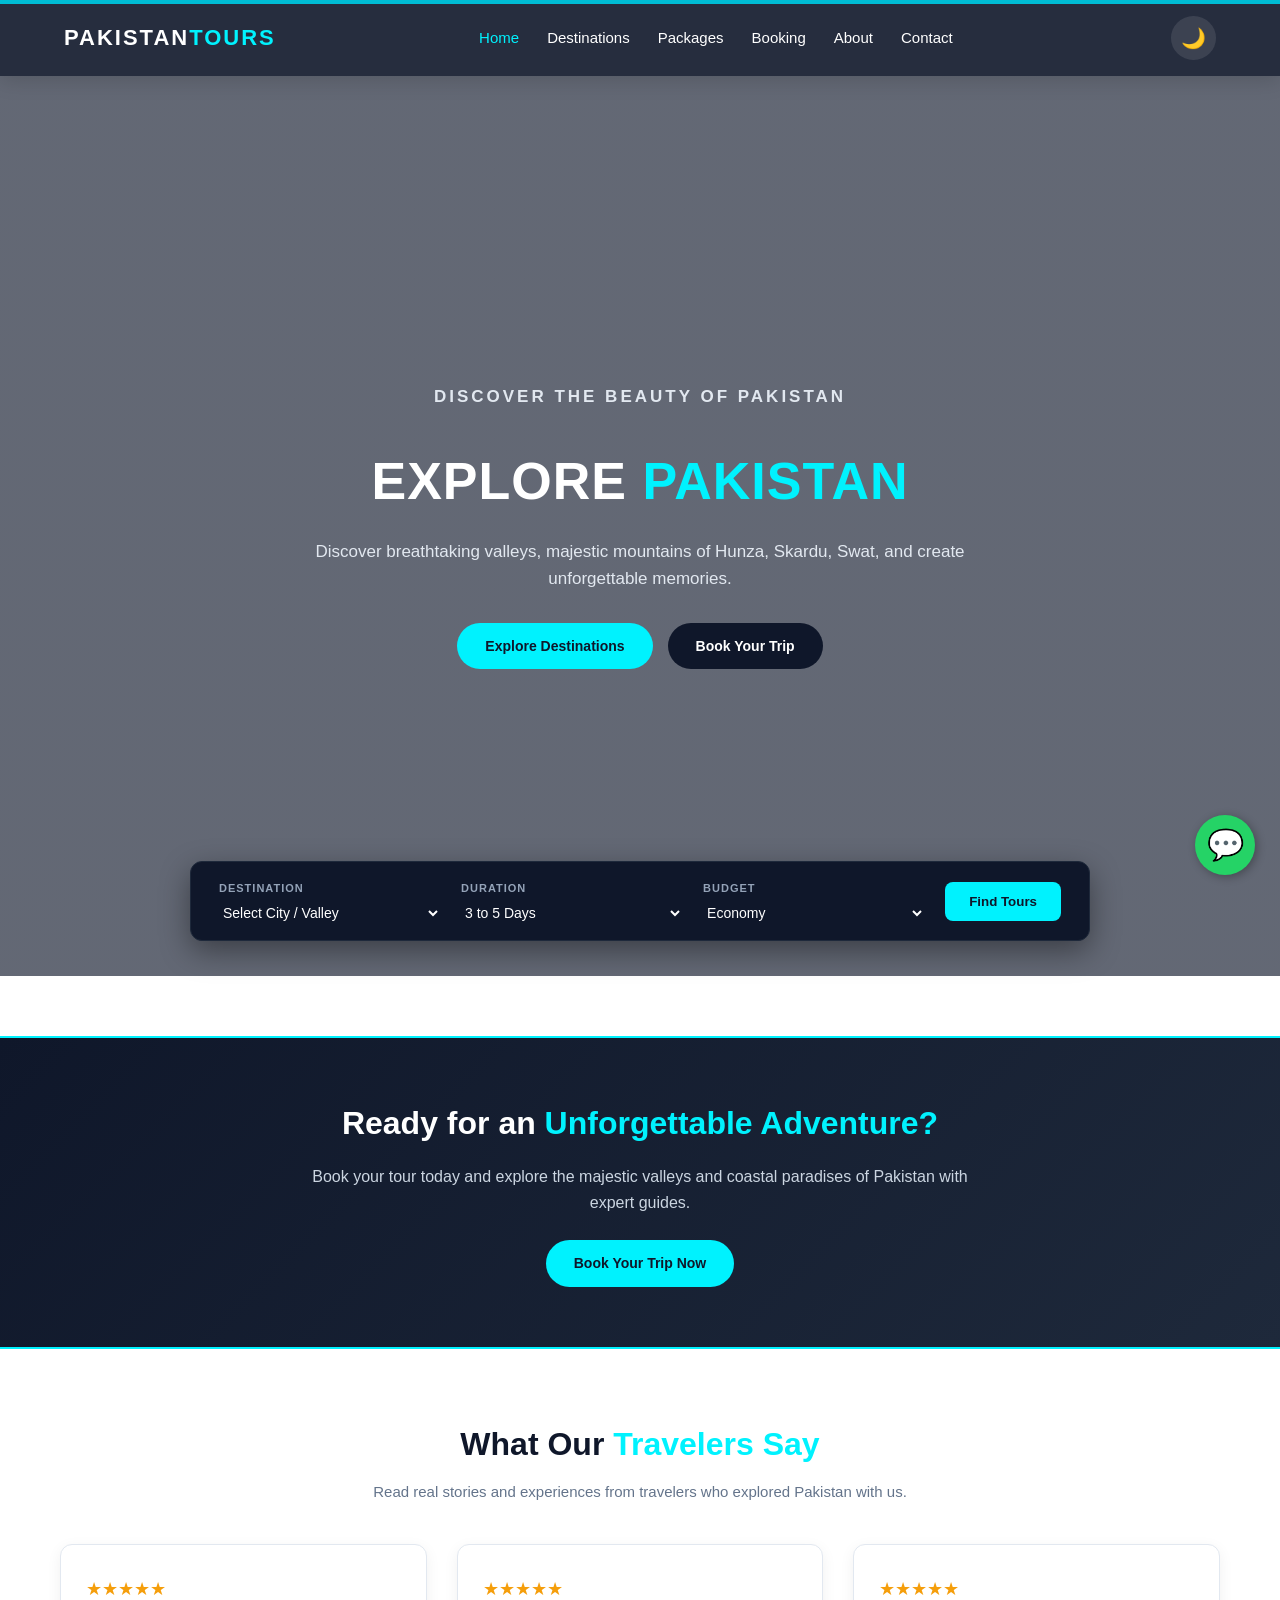
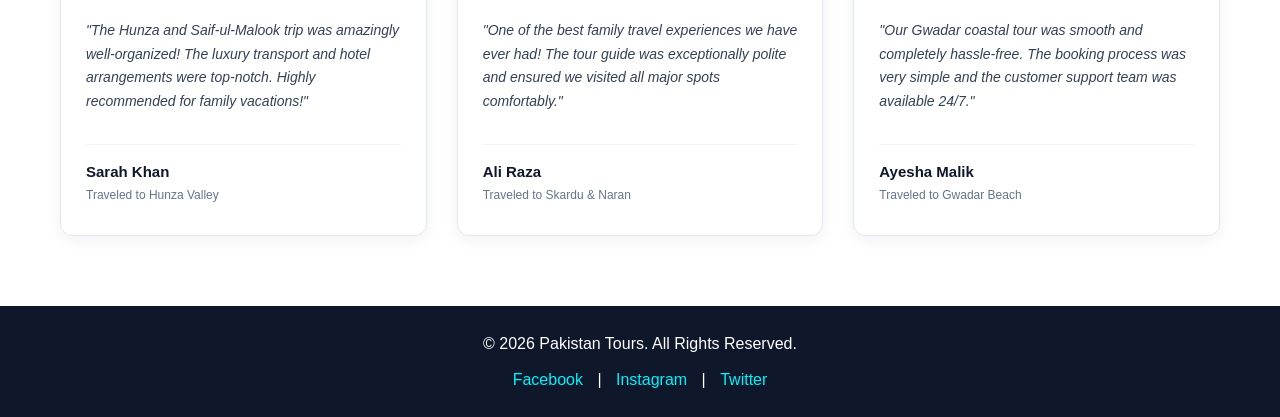
<file: index.html>
<!DOCTYPE html>
<html lang="en">

<head>
    <meta charset="UTF-8">
    <meta name="viewport" content="width=device-width, initial-scale=1.0">
    <title>Home - Pakistan Tours</title>
    <link rel="stylesheet" href="style.css">
</head>

<body>

    <!-- Scroll Progress Bar -->
    <div class="scroll-progress"></div>

    <!-- Header & Navigation -->
    <header class="navbar">
        <div class="logo">PAKISTAN<span>TOURS</span></div>

        <!-- Hidden checkbox and hamburger label for mobile menu toggle -->
        <input type="checkbox" id="menu-btn" class="menu-btn">
        <label for="menu-btn" class="hamburger">
            <span class="bar"></span>
            <span class="bar"></span>
            <span class="bar"></span>
        </label>

        <!-- Hidden checkbox for Dark Mode (Checkbox Hack) -->
        <input type="checkbox" id="dark-mode-toggle" style="display: none;">

        <nav>
            <ul class="nav-links">
                <li><a href="index.html" class="active">Home</a></li>
                <li><a href="destination.html">Destinations</a></li>
                <li><a href="packages.html">Packages</a></li>
                <li><a href="booking.html">Booking</a></li>
                <li><a href="about.html">About</a></li>
                <li><a href="contact.html">Contact</a></li>
            </ul>
        </nav>

        <!-- Moon / Sun Toggle Button -->
        <label for="dark-mode-toggle" class="theme-switch-btn" title="Toggle Dark/Light Mode">
            🌙
        </label>
    </header>

    <!-- Hero Section -->
    <section class="hero">
        <div class="hero-content">
            <p class="hero-subtitle">DISCOVER THE BEAUTY OF PAKISTAN</p>
            <h1>EXPLORE <span class="highlight">PAKISTAN</span></h1>
            <p>Discover breathtaking valleys, majestic mountains of Hunza, Skardu, Swat, and create unforgettable
                memories.</p>
            <div class="btn-group">
                <a href="destination.html" class="btn primary-btn">Explore Destinations</a>
                <a href="contact.html" class="btn secondary-btn">Book Your Trip</a>
            </div>
        </div>

        <!-- Quick Search / Booking Widget Bar -->
        <div class="booking-widget">
            <div class="widget-field">
                <label>DESTINATION</label>
                <select>
                    <option>Select City / Valley</option>
                    <option>Hunza Valley</option>
                    <option>Skardu</option>
                    <option>Swat Valley</option>
                </select>
            </div>
            <div class="widget-field">
                <label>DURATION</label>
                <select>
                    <option>3 to 5 Days</option>
                    <option>5 to 7 Days</option>
                    <option>7+ Days</option>
                </select>
            </div>
            <div class="widget-field">
                <label>BUDGET</label>
                <select>
                    <option>Economy</option>
                    <option>Standard</option>
                    <option>Luxury</option>
                </select>
            </div>
            <button class="widget-btn">Find Tours</button>
        </div>
    </section>

    <!-- Call to Action Banner -->
    <section class="cta-banner">
        <div class="cta-content">
            <h2>Ready for an <span>Unforgettable Adventure?</span></h2>
            <p>Book your tour today and explore the majestic valleys and coastal paradises of Pakistan with expert
                guides.</p>
            <a href="booking.html" class="btn primary-btn">Book Your Trip Now</a>
        </div>
    </section>

    <!-- Customer Testimonials Section -->
    <section class="testimonials-section">
        <div class="section-title-box">
            <h2>What Our <span>Travelers Say</span></h2>
            <p>Read real stories and experiences from travelers who explored Pakistan with us.</p>
        </div>

        <div class="testimonials-grid">

            <!-- Review Card 1 -->
            <div class="testimonial-card">
                <div>
                    <div class="stars">★★★★★</div>
                    <p class="testimonial-text">"The Hunza and Saif-ul-Malook trip was amazingly well-organized! The
                        luxury transport and hotel arrangements were top-notch. Highly recommended for family
                        vacations!"</p>
                </div>
                <div class="user-profile">
                    <div class="user-info">
                        <h4>Sarah Khan</h4>
                        <p>Traveled to Hunza Valley</p>
                    </div>
                </div>
            </div>

            <!-- Review Card 2 -->
            <div class="testimonial-card">
                <div>
                    <div class="stars">★★★★★</div>
                    <p class="testimonial-text">"One of the best family travel experiences we have ever had! The tour
                        guide was exceptionally polite and ensured we visited all major spots comfortably."</p>
                </div>
                <div class="user-profile">
                    <div class="user-info">
                        <h4>Ali Raza</h4>
                        <p>Traveled to Skardu & Naran</p>
                    </div>
                </div>
            </div>

            <!-- Review Card 3 -->
            <div class="testimonial-card">
                <div>
                    <div class="stars">★★★★★</div>
                    <p class="testimonial-text">"Our Gwadar coastal tour was smooth and completely hassle-free. The
                        booking process was very simple and the customer support team was available 24/7."</p>
                </div>
                <div class="user-profile">
                    <div class="user-info">
                        <h4>Ayesha Malik</h4>
                        <p>Traveled to Gwadar Beach</p>
                    </div>
                </div>
            </div>

        </div>
    </section>


    <!-- Floating WhatsApp Button (Can be placed right before closing body tag on all pages) -->
    <a href="https://wa.me/923001234567" target="_blank" class="whatsapp-float" title="Chat with us on WhatsApp">
        💬
    </a>

    <!-- Footer -->
    <footer class="site-footer">
        <p>&copy; 2026 Pakistan Tours. All Rights Reserved.</p>
        <div class="footer-socials">
            <a href="#">Facebook</a> |
            <a href="#">Instagram</a> |
            <a href="#">Twitter</a>
        </div>
    </footer>

</body>

</html>
</file>
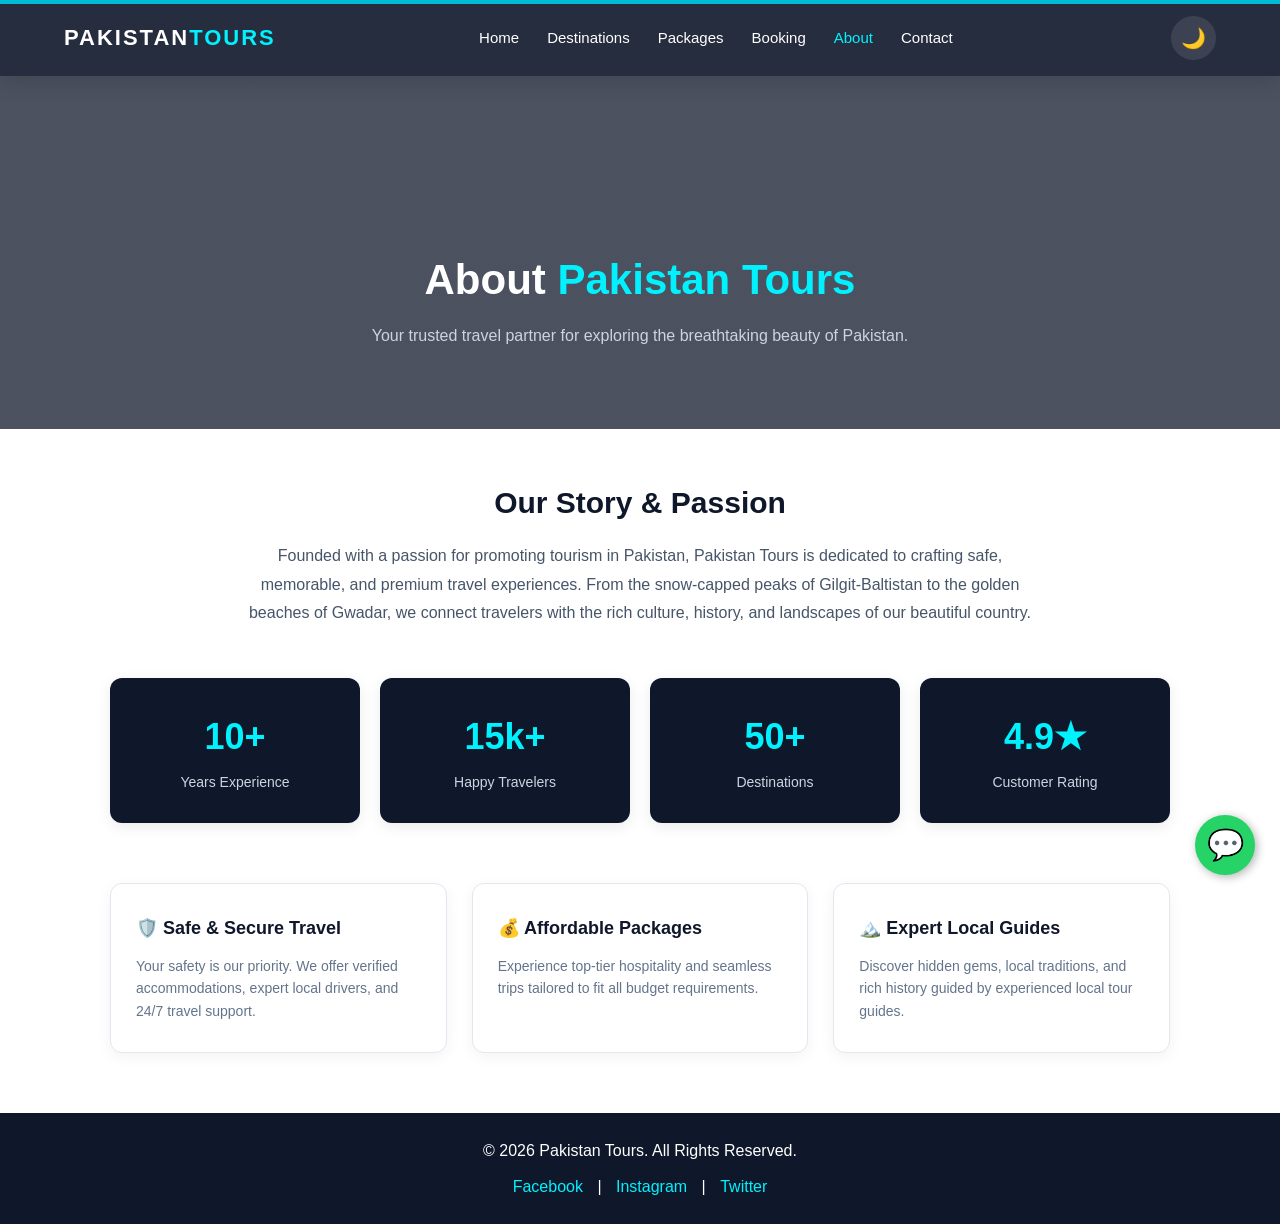
<file: about.html>
<!DOCTYPE html>
<html lang="en">

<head>
    <meta charset="UTF-8">
    <meta name="viewport" content="width=device-width, initial-scale=1.0">
    <title>About Us - Pakistan Tours</title>
    <link rel="stylesheet" href="style.css">
</head>

<body>

    <!-- Scroll Progress Bar -->
    <div class="scroll-progress"></div>

    <!-- Header & Navigation -->
    <header class="navbar">
        <div class="logo">PAKISTAN<span>TOURS</span></div>

        <!-- Hidden checkbox and hamburger label for mobile menu toggle -->
        <input type="checkbox" id="menu-btn" class="menu-btn">
        <label for="menu-btn" class="hamburger">
            <span class="bar"></span>
            <span class="bar"></span>
            <span class="bar"></span>
        </label>

        <!-- Hidden checkbox for Dark Mode (Checkbox Hack) -->
        <input type="checkbox" id="dark-mode-toggle" style="display: none;">

        <nav>
            <ul class="nav-links">
                <li><a href="index.html">Home</a></li>
                <li><a href="destination.html">Destinations</a></li>
                <li><a href="packages.html">Packages</a></li>
                <li><a href="booking.html">Booking</a></li>
                <li><a href="about.html" class="active">About</a></li>
                <li><a href="contact.html">Contact</a></li>
            </ul>
        </nav>
        <!-- Moon / Sun Toggle Button -->
        <label for="dark-mode-toggle" class="theme-switch-btn" title="Toggle Dark/Light Mode">
            🌙
        </label>
    </header>

    <!-- Page Banner Section -->
    <section class="page-header destination-banner">
        <div class="page-header-content">
            <h1>About <span class="highlight">Pakistan Tours</span></h1>
            <p>Your trusted travel partner for exploring the breathtaking beauty of Pakistan.</p>
        </div>
    </section>

    <!-- About Content Section -->
    <section class="about-section">
        <div class="about-container">
            <div class="about-story">
                <h2>Our Story & Passion</h2>
                <p>Founded with a passion for promoting tourism in Pakistan, Pakistan Tours is dedicated to crafting
                    safe, memorable, and premium travel experiences. From the snow-capped peaks of Gilgit-Baltistan to
                    the golden beaches of Gwadar, we connect travelers with the rich culture, history, and landscapes of
                    our beautiful country.</p>
            </div>

            <!-- Stats Grid -->
            <div class="stats-grid">
                <div class="stat-card">
                    <h3>10+</h3>
                    <p>Years Experience</p>
                </div>
                <div class="stat-card">
                    <h3>15k+</h3>
                    <p>Happy Travelers</p>
                </div>
                <div class="stat-card">
                    <h3>50+</h3>
                    <p>Destinations</p>
                </div>
                <div class="stat-card">
                    <h3>4.9★</h3>
                    <p>Customer Rating</p>
                </div>
            </div>

            <!-- Features Cards Grid -->
            <div class="features-grid">
                <div class="feature-card">
                    <h3>🛡️ Safe & Secure Travel</h3>
                    <p>Your safety is our priority. We offer verified accommodations, expert local drivers, and 24/7
                        travel support.</p>
                </div>
                <div class="feature-card">
                    <h3>💰 Affordable Packages</h3>
                    <p>Experience top-tier hospitality and seamless trips tailored to fit all budget requirements.</p>
                </div>
                <div class="feature-card">
                    <h3>🏔️ Expert Local Guides</h3>
                    <p>Discover hidden gems, local traditions, and rich history guided by experienced local tour guides.
                    </p>
                </div>
            </div>
        </div>
    </section>

    <!-- Floating WhatsApp Support Button -->
    <a href="https://wa.me/923001234567" target="_blank" class="whatsapp-float" title="Chat with us on WhatsApp">
        💬
    </a>

    <!-- Footer -->
    <footer class="site-footer">
        <p>&copy; 2026 Pakistan Tours. All Rights Reserved.</p>
        <div class="footer-socials">
            <a href="#">Facebook</a> |
            <a href="#">Instagram</a> |
            <a href="#">Twitter</a>
        </div>
    </footer>

</body>

</html>
</file>
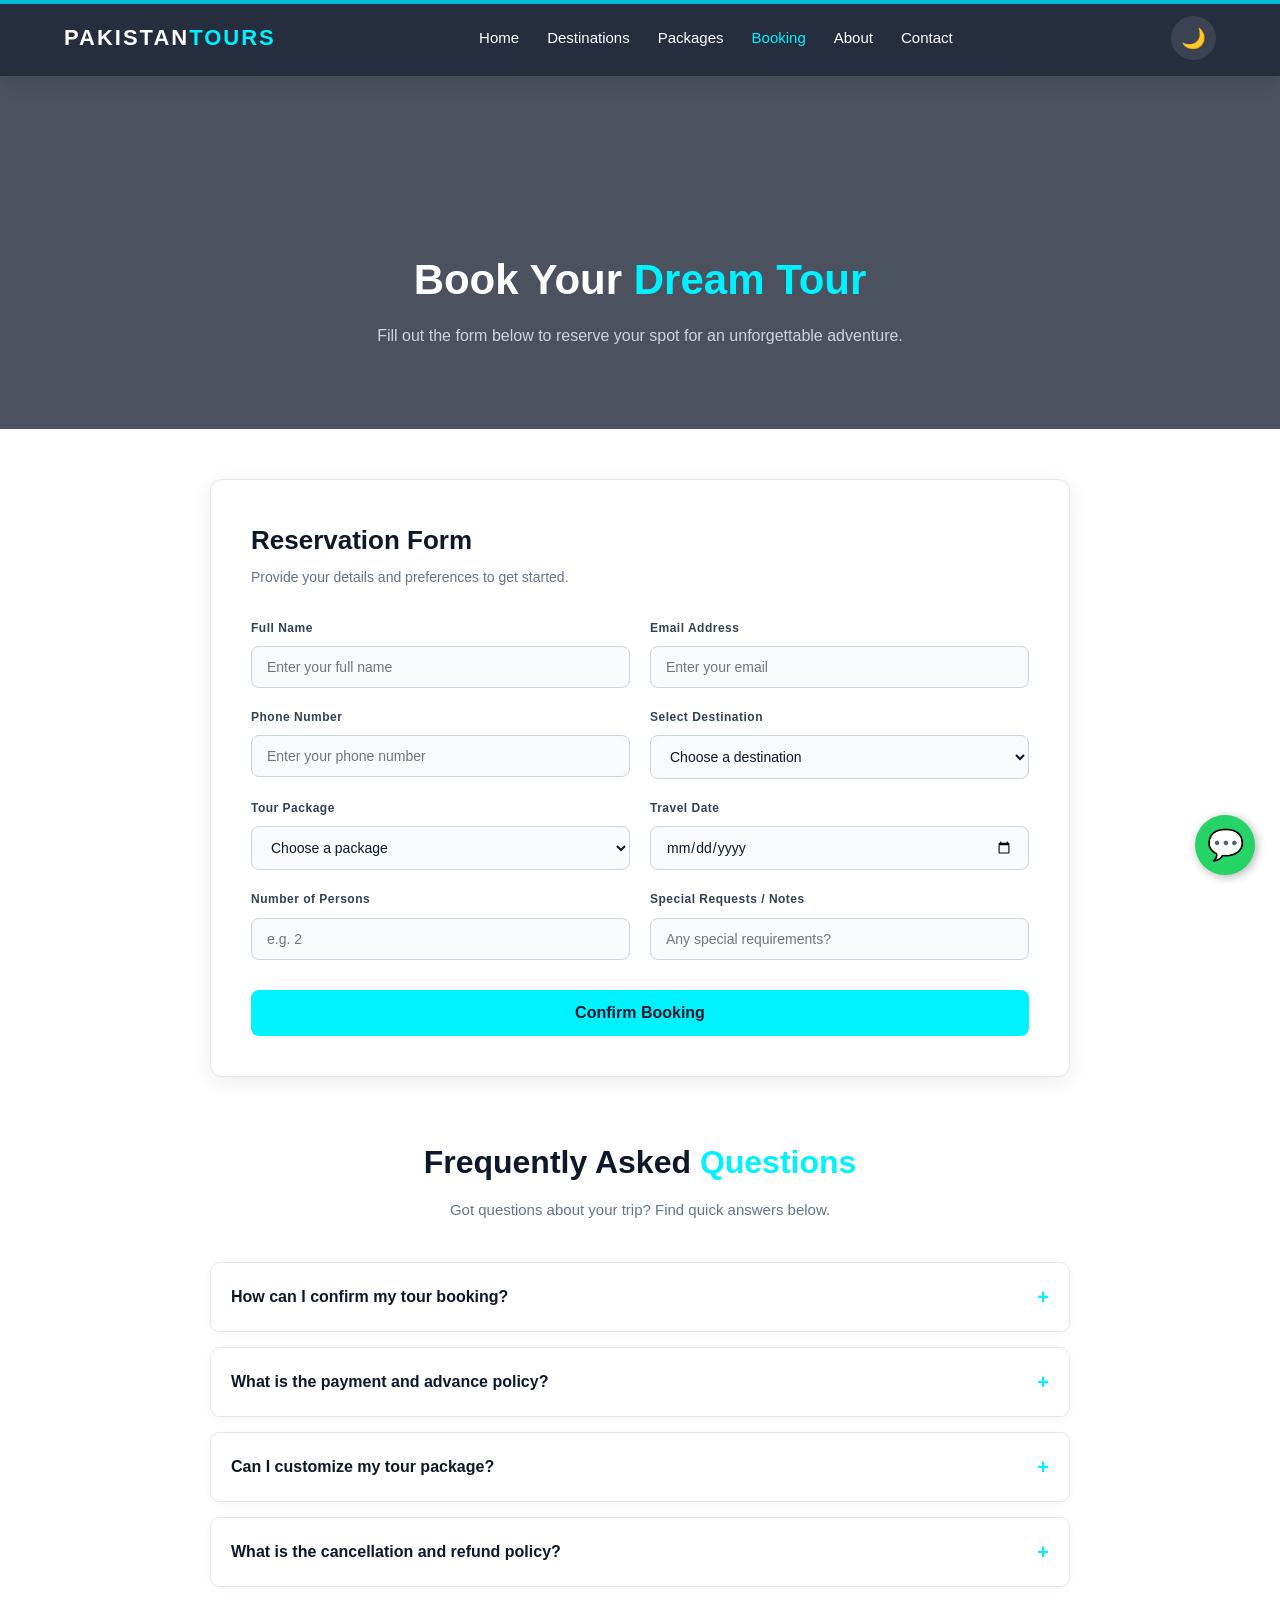
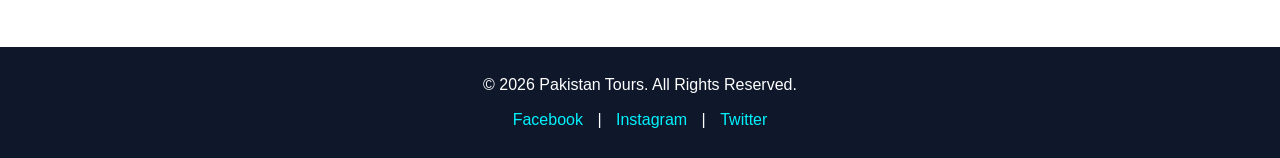
<file: booking.html>
<!DOCTYPE html>
<html lang="en">

<head>
    <meta charset="UTF-8">
    <meta name="viewport" content="width=device-width, initial-scale=1.0">
    <title>Book Your Tour - Pakistan Tours</title>
    <link rel="stylesheet" href="style.css">
</head>

<body>

    <!-- Scroll Progress Bar -->
    <div class="scroll-progress"></div>

    <!-- Header & Navigation -->
    <header class="navbar">
        <div class="logo">PAKISTAN<span>TOURS</span></div>

        <!-- Hidden checkbox and hamburger label for mobile menu toggle -->
        <input type="checkbox" id="menu-btn" class="menu-btn">
        <label for="menu-btn" class="hamburger">
            <span class="bar"></span>
            <span class="bar"></span>
            <span class="bar"></span>
        </label>

        <!-- Hidden checkbox for Dark Mode (Checkbox Hack) -->
        <input type="checkbox" id="dark-mode-toggle" style="display: none;">

        <nav>
            <ul class="nav-links">
                <li><a href="index.html">Home</a></li>
                <li><a href="destination.html">Destinations</a></li>
                <li><a href="packages.html">Packages</a></li>
                <li><a href="booking.html" class="active">Booking</a></li>
                <li><a href="about.html">About</a></li>
                <li><a href="contact.html">Contact</a></li>
            </ul>
        </nav>
        <!-- Moon / Sun Toggle Button -->
        <label for="dark-mode-toggle" class="theme-switch-btn" title="Toggle Dark/Light Mode">
            🌙
        </label>
    </header>

    <!-- Page Banner Section -->
    <section class="page-header destination-banner">
        <div class="page-header-content">
            <h1>Book Your <span class="highlight">Dream Tour</span></h1>
            <p>Fill out the form below to reserve your spot for an unforgettable adventure.</p>
        </div>
    </section>

    <!-- Booking Form Section -->
    <section class="booking-section">
        <div class="booking-container">
            <div class="booking-form-box">
                <h2>Reservation Form</h2>
                <p>Provide your details and preferences to get started.</p>

                <form class="booking-form">
                    <div class="form-row">
                        <div class="form-group">
                            <label>Full Name</label>
                            <input type="text" placeholder="Enter your full name" required>
                        </div>
                        <div class="form-group">
                            <label>Email Address</label>
                            <input type="email" placeholder="Enter your email" required>
                        </div>
                    </div>

                    <div class="form-row">
                        <div class="form-group">
                            <label>Phone Number</label>
                            <input type="tel" placeholder="Enter your phone number" required>
                        </div>
                        <div class="form-group">
                            <label>Select Destination</label>
                            <select required>
                                <option value="">Choose a destination</option>
                                <option>Naran Kaghan & Saif-ul-Malook</option>
                                <option>Hunza Valley Majesty</option>
                                <option>Shangrila & Skardu Lakes</option>
                                <option>Historic Lahore Fort</option>
                                <option>Gwadar Coastal Paradise</option>
                                <option>Pine City Abbottabad</option>
                            </select>
                        </div>
                    </div>

                    <div class="form-row">
                        <div class="form-group">
                            <label>Tour Package</label>
                            <select required>
                                <option value="">Choose a package</option>
                                <option>Budget Tour ($299)</option>
                                <option>Family Special ($599)</option>
                                <option>Luxury VIP ($999)</option>
                            </select>
                        </div>
                        <div class="form-group">
                            <label>Travel Date</label>
                            <input type="date" required>
                        </div>
                    </div>

                    <div class="form-row">
                        <div class="form-group">
                            <label>Number of Persons</label>
                            <input type="number" min="1" max="20" placeholder="e.g. 2" required>
                        </div>
                        <div class="form-group">
                            <label>Special Requests / Notes</label>
                            <input type="text" placeholder="Any special requirements?">
                        </div>
                    </div>

                    <button type="submit" class="btn primary-btn submit-btn">Confirm Booking</button>
                </form>
            </div>
        </div>
    </section>

    <!-- FAQ Accordion Section -->
    <section class="faq-section">
        <div class="section-title-box" style="text-align: center;">
            <h2>Frequently Asked <span>Questions</span></h2>
            <p>Got questions about your trip? Find quick answers below.</p>
        </div>

        <div class="faq-container">

            <details class="faq-item">
                <summary class="faq-question">How can I confirm my tour booking?</summary>
                <div class="faq-answer">
                    <p>You can easily confirm your booking by filling out our reservation form on this page with your
                        selected destination and package details, or by contacting our team directly via WhatsApp.</p>
                </div>
            </details>

            <details class="faq-item">
                <summary class="faq-question">What is the payment and advance policy?</summary>
                <div class="faq-answer">
                    <p>We require a 30% advance payment to confirm your hotel bookings and transport arrangements. The
                        remaining balance can be paid upon arrival at the start of your tour.</p>
                </div>
            </details>

            <details class="faq-item">
                <summary class="faq-question">Can I customize my tour package?</summary>
                <div class="faq-answer">
                    <p>Yes, absolutely! We offer fully customizable tour plans. You can mention your special
                        requirements in the booking form or chat with our experts on WhatsApp to tailor the itinerary to
                        your needs.</p>
                </div>
            </details>

            <details class="faq-item">
                <summary class="faq-question">What is the cancellation and refund policy?</summary>
                <div class="faq-answer">
                    <p>Cancellations made at least 7 days prior to the trip departure date are eligible for a full
                        refund of the advance payment. Late cancellations may incur a nominal processing fee.</p>
                </div>
            </details>

        </div>
    </section>

    <!-- Floating WhatsApp Support Button -->
    <a href="https://wa.me/923001234567" target="_blank" class="whatsapp-float" title="Chat with us on WhatsApp">
        💬
    </a>

    <!-- Footer -->
    <footer class="site-footer">
        <p>&copy; 2026 Pakistan Tours. All Rights Reserved.</p>
        <div class="footer-socials">
            <a href="#">Facebook</a> |
            <a href="#">Instagram</a> |
            <a href="#">Twitter</a>
        </div>
    </footer>

</body>

</html>
</file>
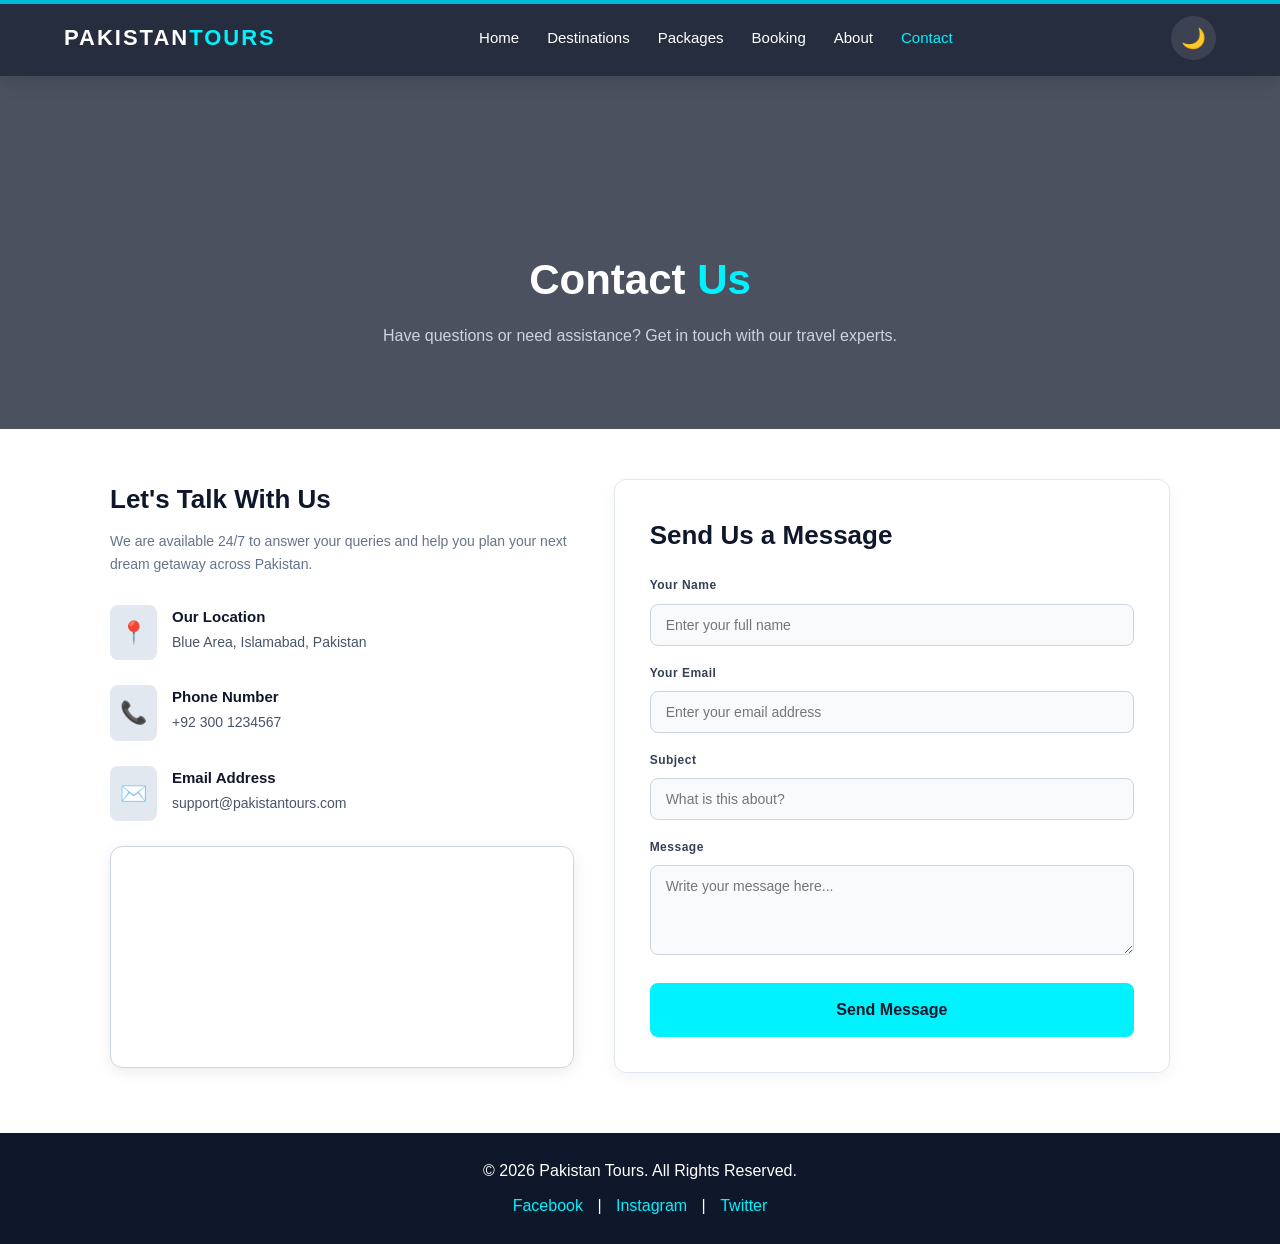
<file: contact.html>
<!DOCTYPE html>
<html lang="en">

<head>
    <meta charset="UTF-8">
    <meta name="viewport" content="width=device-width, initial-scale=1.0">
    <title>Contact Us - Pakistan Tours</title>
    <link rel="stylesheet" href="style.css">
</head>

<body>

    <!-- Scroll Progress Bar -->
    <div class="scroll-progress"></div>

    <!-- Header & Navigation -->
    <header class="navbar">
        <div class="logo">PAKISTAN<span>TOURS</span></div>

        <!-- Hidden checkbox and hamburger label for mobile menu toggle -->
        <input type="checkbox" id="menu-btn" class="menu-btn">
        <label for="menu-btn" class="hamburger">
            <span class="bar"></span>
            <span class="bar"></span>
            <span class="bar"></span>
        </label>

        <!-- Hidden checkbox for Dark Mode (Checkbox Hack) -->
        <input type="checkbox" id="dark-mode-toggle" style="display: none;">

        <nav>
            <ul class="nav-links">
                <li><a href="index.html">Home</a></li>
                <li><a href="destination.html">Destinations</a></li>
                <li><a href="packages.html">Packages</a></li>
                <li><a href="booking.html">Booking</a></li>
                <li><a href="about.html">About</a></li>
                <li><a href="contact.html" class="active">Contact</a></li>
            </ul>
        </nav>
        <!-- Moon / Sun Toggle Button -->
        <label for="dark-mode-toggle" class="theme-switch-btn" title="Toggle Dark/Light Mode">
            🌙
        </label>
    </header>

    <!-- Page Banner Section -->
    <section class="page-header destination-banner">
        <div class="page-header-content">
            <h1>Contact <span class="highlight">Us</span></h1>
            <p>Have questions or need assistance? Get in touch with our travel experts.</p>
        </div>
    </section>

    <!-- Contact Content Section -->
    <section class="contact-section">
        <div class="contact-grid">

            <!-- Left Side: Contact Information Cards & Google Map -->
            <div class="contact-info">
                <h2>Let's Talk With Us</h2>
                <p>We are available 24/7 to answer your queries and help you plan your next dream getaway across
                    Pakistan.</p>

                <div class="info-box">
                    <div class="icon">📍</div>
                    <div>
                        <h4>Our Location</h4>
                        <p>Blue Area, Islamabad, Pakistan</p>
                    </div>
                </div>

                <div class="info-box">
                    <div class="icon">📞</div>
                    <div>
                        <h4>Phone Number</h4>
                        <p>+92 300 1234567</p>
                    </div>
                </div>

                <div class="info-box">
                    <div class="icon">✉️</div>
                    <div>
                        <h4>Email Address</h4>
                        <p>support@pakistantours.com</p>
                    </div>
                </div>

                <!-- Google Maps Embed -->
                <div class="map-container">
                    <iframe
                        src="https://www.google.com/maps/embed?pb=!1m18!1m12!1m3!1d3318.5202875150245!2d73.0551!3d33.7182!2m3!1f0!2f0!3f0!3m2!1i1024!2i768!4f13.1!3m3!1m2!1s0x38dfbfd114400001%3A0x6b772b7d5982823b!2sBlue%20Area%2C%20Islamabad!5e0!3m2!1sen!2spk!4v1690000000000!5m2!1sen!2spk"
                        width="100%" height="220" style="border:0;" allowfullscreen="" loading="lazy">
                    </iframe>
                </div>
            </div>

            <!-- Right Side: Contact Form (No Page Refresh using CSS Checkbox Hack) -->
            <div class="contact-form-box">
                <h2>Send Us a Message</h2>
                <div class="contact-form">
                    <div class="form-group">
                        <label>Your Name</label>
                        <input type="text" placeholder="Enter your full name" required>
                    </div>
                    <div class="form-group">
                        <label>Your Email</label>
                        <input type="email" placeholder="Enter your email address" required>
                    </div>
                    <div class="form-group">
                        <label>Subject</label>
                        <input type="text" placeholder="What is this about?" required>
                    </div>
                    <div class="form-group">
                        <label>Message</label>
                        <textarea rows="4" placeholder="Write your message here..." required></textarea>
                    </div>

                    <!-- Hidden Checkbox for CSS Toggle -->
                    <input type="checkbox" id="form-toggle" class="form-toggle-check">

                    <!-- Label Styled as Button -->
                    <label for="form-toggle" class="btn primary-btn submit-btn">Send Message</label>

                    <!-- Pure CSS Success Notification Alert -->
                    <div class="success-alert">
                        ✅ Thank you! Your message has been sent successfully.
                    </div>
                </div>
            </div>

        </div>
    </section>

    <!-- Footer -->
    <footer class="site-footer">
        <p>&copy; 2026 Pakistan Tours. All Rights Reserved.</p>
        <div class="footer-socials">
            <a href="#">Facebook</a> |
            <a href="#">Instagram</a> |
            <a href="#">Twitter</a>
        </div>
    </footer>

</body>

</html>
</file>
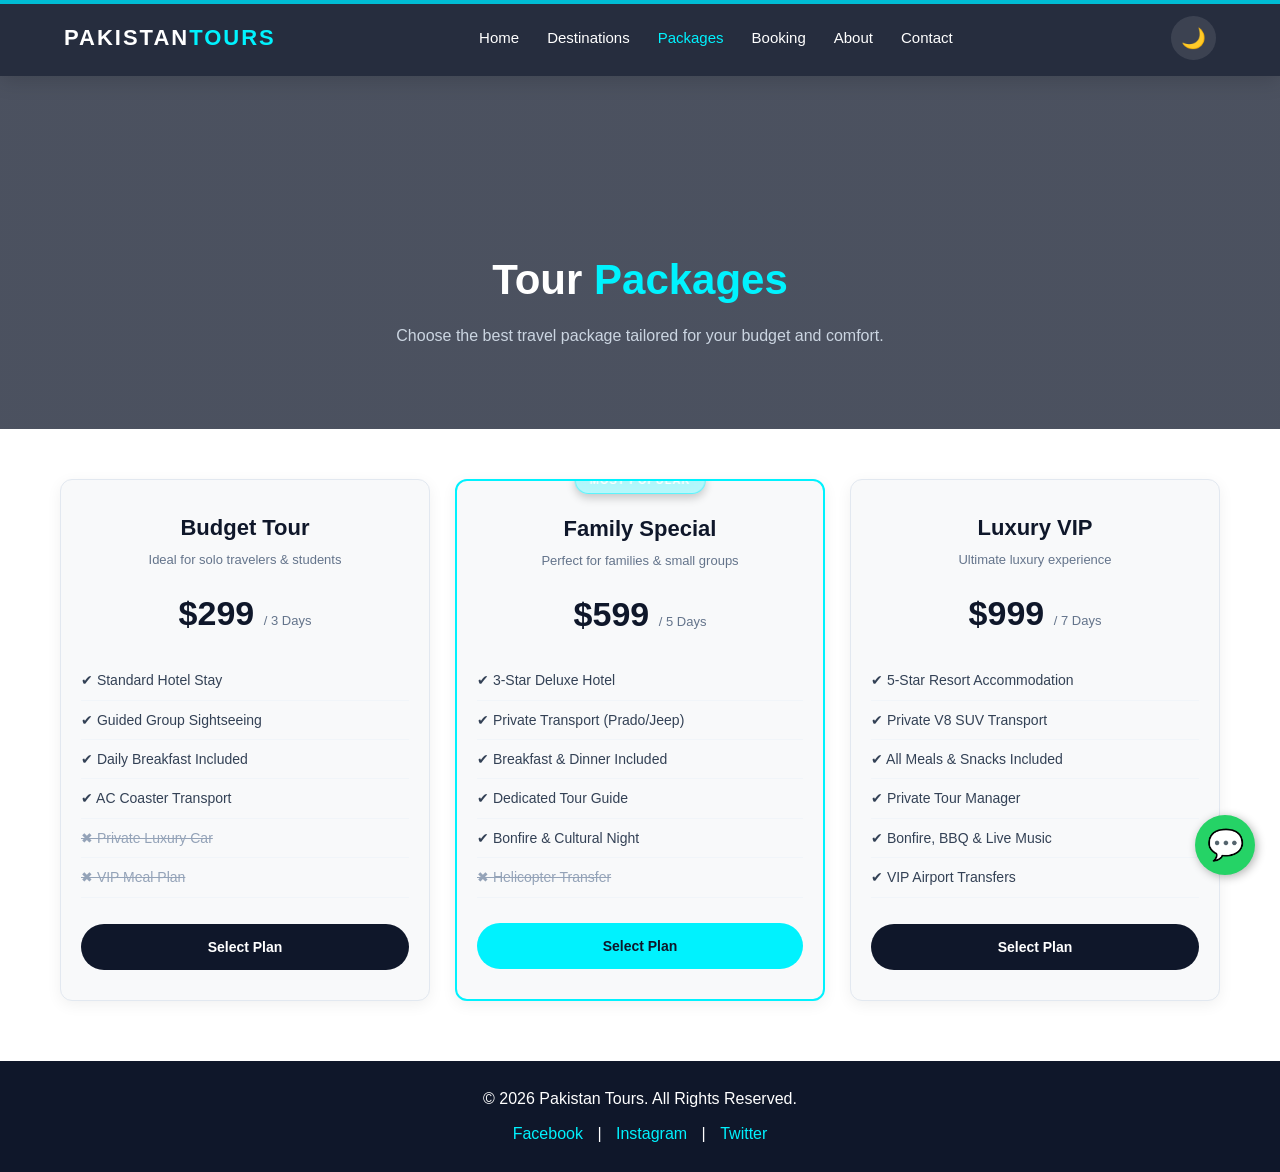
<file: packages.html>
<!DOCTYPE html>
<html lang="en">

<head>
    <meta charset="UTF-8">
    <meta name="viewport" content="width=device-width, initial-scale=1.0">
    <title>Tour Packages - Pakistan Tours</title>
    <link rel="stylesheet" href="style.css">
</head>

<body>
    <!-- Scroll Progress Bar -->
    <div class="scroll-progress"></div>

    <!-- Header & Navigation -->
    <header class="navbar">
        <div class="logo">PAKISTAN<span>TOURS</span></div>

        <!-- Hidden checkbox and hamburger label for mobile menu toggle -->
        <input type="checkbox" id="menu-btn" class="menu-btn">
        <label for="menu-btn" class="hamburger">
            <span class="bar"></span>
            <span class="bar"></span>
            <span class="bar"></span>
        </label>

        <!-- Hidden checkbox for Dark Mode (Checkbox Hack) -->
        <input type="checkbox" id="dark-mode-toggle" style="display: none;">

        <nav>
            <ul class="nav-links">
                <li><a href="index.html">Home</a></li>
                <li><a href="destination.html">Destinations</a></li>
                <li><a href="packages.html" class="active">Packages</a></li>
                <li><a href="booking.html">Booking</a></li>
                <li><a href="about.html">About</a></li>
                <li><a href="contact.html">Contact</a></li>
            </ul>
        </nav>

        <!-- Moon / Sun Toggle Button -->
        <label for="dark-mode-toggle" class="theme-switch-btn" title="Toggle Dark/Light Mode">
            🌙
        </label>
    </header>

    <!-- Page Banner Section -->
    <section class="page-header destination-banner">
        <div class="page-header-content">
            <h1>Tour <span class="highlight">Packages</span></h1>
            <p>Choose the best travel package tailored for your budget and comfort.</p>
        </div>
    </section>

    <!-- Packages Pricing Section -->
    <section class="packages-section">
        <div class="packages-grid">

            <!-- Package 1: Economy -->
            <div class="package-card">
                <div class="package-header">
                    <h3>Budget Tour</h3>
                    <p class="package-subtitle">Ideal for solo travelers & students</p>
                    <div class="package-price">$299 <span>/ 3 Days</span></div>
                </div>
                <ul class="package-features">
                    <li>✔ Standard Hotel Stay</li>
                    <li>✔ Guided Group Sightseeing</li>
                    <li>✔ Daily Breakfast Included</li>
                    <li>✔ AC Coaster Transport</li>
                    <li class="disabled">✖ Private Luxury Car</li>
                    <li class="disabled">✖ VIP Meal Plan</li>
                </ul>
                <div class="package-footer">
                    <a href="contact.html" class="btn secondary-btn">Select Plan</a>
                </div>
            </div>

            <!-- Package 2: Standard (Featured) -->
            <div class="package-card featured">
                <div class="popular-tag">Most Popular</div>
                <div class="package-header">
                    <h3>Family Special</h3>
                    <p class="package-subtitle">Perfect for families & small groups</p>
                    <div class="package-price">$599 <span>/ 5 Days</span></div>
                </div>
                <ul class="package-features">
                    <li>✔ 3-Star Deluxe Hotel</li>
                    <li>✔ Private Transport (Prado/Jeep)</li>
                    <li>✔ Breakfast & Dinner Included</li>
                    <li>✔ Dedicated Tour Guide</li>
                    <li>✔ Bonfire & Cultural Night</li>
                    <li class="disabled">✖ Helicopter Transfer</li>
                </ul>
                <div class="package-footer">
                    <a href="contact.html" class="btn primary-btn">Select Plan</a>
                </div>
            </div>

            <!-- Package 3: Luxury -->
            <div class="package-card">
                <div class="package-header">
                    <h3>Luxury VIP</h3>
                    <p class="package-subtitle">Ultimate luxury experience</p>
                    <div class="package-price">$999 <span>/ 7 Days</span></div>
                </div>
                <ul class="package-features">
                    <li>✔ 5-Star Resort Accommodation</li>
                    <li>✔ Private V8 SUV Transport</li>
                    <li>✔ All Meals & Snacks Included</li>
                    <li>✔ Private Tour Manager</li>
                    <li>✔ Bonfire, BBQ & Live Music</li>
                    <li>✔ VIP Airport Transfers</li>
                </ul>
                <div class="package-footer">
                    <a href="contact.html" class="btn secondary-btn">Select Plan</a>
                </div>
            </div>

        </div>
    </section>

    <!-- Floating WhatsApp Support Button -->
    <a href="https://wa.me/923001234567" target="_blank" class="whatsapp-float" title="Chat with us on WhatsApp">
        💬
    </a>

    <!-- Footer -->
    <footer class="site-footer">
        <p>&copy; 2026 Pakistan Tours. All Rights Reserved.</p>
        <div class="footer-socials">
            <a href="#">Facebook</a> |
            <a href="#">Instagram</a> |
            <a href="#">Twitter</a>
        </div>
    </footer>

</body>

</html>
</file>
<file: style.css>
/* ==========================================
   1. Global Reset & Base Styling
   ========================================== */
* {
    margin: 0;
    padding: 0;
    box-sizing: border-box;
    font-family: 'Segoe UI', Tahoma, Geneva, Verdana, sans-serif;
}

body {
    background-color: #f8fafc;
    color: #1e293b;
    line-height: 1.6;
}

/* ==========================================
   2. Transparent Floating Navbar Styling
   ========================================== */
.navbar {
    display: flex;
    justify-content: space-between;
    align-items: center;
    background: linear-gradient(to bottom, rgba(0, 0, 0, 0.85), rgba(0, 0, 0, 0.15));
    padding: 22px 50px;
    position: absolute;
    top: 0;
    left: 0;
    width: 100%;
    z-index: 1000;
    box-sizing: border-box;
}

.logo {
    font-size: 22px;
    font-weight: 800;
    color: #ffffff;
    letter-spacing: 2px;
    text-transform: uppercase;
}

.logo span {
    color: #00f2fe;
}

.nav-links {
    list-style: none;
    display: flex;
    gap: 28px;
}

.nav-links a {
    text-decoration: none;
    color: #ffffff;
    font-weight: 500;
    font-size: 15px;
    transition: color 0.3s ease;
}

.nav-links a:hover,
.nav-links a.active {
    color: #00f2fe;
}

/* ==========================================
   3. Buttons & Typography
   ========================================== */
.btn {
    display: inline-block;
    padding: 12px 28px;
    border-radius: 30px;
    text-decoration: none;
    font-weight: bold;
    font-size: 14px;
    transition: transform 0.3s ease, box-shadow 0.3s ease, background-color 0.3s ease;
    cursor: pointer;
    border: none;
}

.primary-btn {
    background-color: #00f2fe;
    color: #0f172a;
}

.secondary-btn {
    background-color: #0f172a;
    color: #ffffff;
}

.btn:hover {
    transform: translateY(-3px);
    box-shadow: 0 8px 20px rgba(0, 0, 0, 0.25);
}

/* ==========================================
   4. Hero Section (Home Page)
   ========================================== */
.hero {
    height: 100vh;
    background: linear-gradient(rgba(15, 23, 42, 0.65), rgba(15, 23, 42, 0.65)),
        url('https://images.unsplash.com/photo-1464822759023-fed622ff2c3b?auto=format&fit=crop&w=1200&q=80') center/cover no-repeat;
    display: flex;
    flex-direction: column;
    justify-content: center;
    align-items: center;
    text-align: center;
    color: white;
    padding: 0 20px;
    position: relative;
}

.hero-subtitle {
    font-size: 13px;
    letter-spacing: 3px;
    margin-bottom: 10px;
    color: #cbd5e1;
    font-weight: 600;
}

.hero-content h1 {
    font-size: 52px;
    font-weight: 800;
    margin-bottom: 15px;
    letter-spacing: 1px;
}

.hero-content .highlight {
    color: #00f2fe;
}

.hero-content p {
    font-size: 17px;
    max-width: 680px;
    margin: 0 auto 30px auto;
    color: #e2e8f0;
}

.btn-group {
    display: flex;
    justify-content: center;
    gap: 15px;
}

/* Booking Widget at Home Hero Bottom */
.booking-widget {
    position: absolute;
    bottom: 35px;
    background: #0f172a;
    padding: 18px 28px;
    border-radius: 12px;
    display: flex;
    gap: 20px;
    align-items: center;
    box-shadow: 0 10px 30px rgba(0, 0, 0, 0.4);
    width: 90%;
    max-width: 900px;
    border: 1px solid #1e293b;
}

.widget-field {
    display: flex;
    flex-direction: column;
    flex: 1;
    text-align: left;
}

.widget-field label {
    font-size: 11px;
    font-weight: bold;
    color: #94a3b8;
    margin-bottom: 6px;
    letter-spacing: 1px;
}

.widget-field select {
    background: transparent;
    border: none;
    color: white;
    font-size: 14px;
    outline: none;
    cursor: pointer;
}

.widget-field select option {
    background: #0f172a;
    color: white;
}

.widget-btn {
    background: #00f2fe;
    color: #0f172a;
    border: none;
    padding: 12px 24px;
    font-weight: bold;
    border-radius: 8px;
    cursor: pointer;
    transition: opacity 0.3s;
}

.widget-btn:hover {
    opacity: 0.9;
}

/* ==========================================
   5. Destination Banner Section
   ========================================== */
.destination-banner {
    padding-top: 170px;
    padding-bottom: 80px;
    background: linear-gradient(rgba(15, 23, 42, 0.75), rgba(15, 23, 42, 0.75)),
        url('https://images.unsplash.com/photo-1488646953014-85cb44e25828?auto=format&fit=crop&w=1200&q=80') center/cover no-repeat;
    text-align: center;
    color: white;
}

.destination-banner h1 {
    font-size: 42px;
    margin-bottom: 10px;
}

.destination-banner .highlight {
    color: #00f2fe;
}

.destination-banner p {
    font-size: 16px;
    color: #cbd5e1;
}

/* ==========================================
   6. Destinations Section & CSS Filters
   ========================================== */
.destinations-section {
    max-width: 1200px;
    margin: 50px auto;
    padding: 0 20px;
}

.search-filter-container {
    margin-bottom: 30px;
    display: flex;
    justify-content: center;
}

.search-box {
    display: flex;
    gap: 10px;
    width: 100%;
    max-width: 600px;
}

.search-box input {
    flex: 1;
    padding: 12px 18px;
    border: 1px solid #cbd5e1;
    border-radius: 6px;
    font-size: 14px;
    outline: none;
}

.filter-radio {
    display: none;
}

.filter-buttons {
    display: flex;
    justify-content: center;
    gap: 15px;
    margin-bottom: 40px;
    flex-wrap: wrap;
}

.filter-btn {
    padding: 10px 22px;
    background-color: #e2e8f0;
    color: #334155;
    border-radius: 25px;
    cursor: pointer;
    font-weight: 600;
    transition: background 0.3s, color 0.3s;
}

#filter-all:checked~.filter-buttons label[for="filter-all"],
#filter-beach:checked~.filter-buttons label[for="filter-beach"],
#filter-mountain:checked~.filter-buttons label[for="filter-mountain"],
#filter-history:checked~.filter-buttons label[for="filter-history"] {
    background-color: #0f172a;
    color: #00f2fe;
}

#filter-beach:checked~.destination-grid .destination-card:not(.category-beach),
#filter-mountain:checked~.destination-grid .destination-card:not(.category-mountain),
#filter-history:checked~.destination-grid .destination-card:not(.category-history) {
    display: none;
}

.destination-grid {
    display: grid;
    grid-template-columns: repeat(auto-fit, minmax(300px, 1fr));
    gap: 30px;
}

.destination-card {
    background: #ffffff;
    border-radius: 12px;
    overflow: hidden;
    box-shadow: 0 4px 15px rgba(0, 0, 0, 0.06);
    border: 1px solid #e2e8f0;
    transition: transform 0.3s ease, box-shadow 0.3s ease;
}

.destination-card:hover {
    transform: translateY(-8px);
    box-shadow: 0 12px 25px rgba(0, 0, 0, 0.12);
}

.card-image {
    position: relative;
    height: 200px;
}

.card-image img {
    width: 100%;
    height: 100%;
    object-fit: cover;
}

.badge {
    position: absolute;
    top: 15px;
    left: 15px;
    background: #00f2fe;
    color: #0f172a;
    padding: 4px 12px;
    font-size: 11px;
    font-weight: bold;
    border-radius: 20px;
    text-transform: uppercase;
}

.card-details {
    padding: 20px;
}

.card-meta {
    display: flex;
    justify-content: space-between;
    font-size: 13px;
    color: #64748b;
    margin-bottom: 10px;
}

.card-details h3 {
    margin-bottom: 8px;
    color: #0f172a;
    font-size: 18px;
}

.card-details p {
    font-size: 14px;
    color: #475569;
    line-height: 1.5;
    margin-bottom: 20px;
}

.card-footer {
    display: flex;
    justify-content: space-between;
    align-items: center;
    border-top: 1px solid #f1f5f9;
    padding-top: 15px;
}

.price {
    font-size: 20px;
    font-weight: bold;
    color: #0f172a;
}

.price span {
    font-size: 12px;
    color: #64748b;
    font-weight: normal;
}

/* ==========================================
   7. Packages Pricing Section (Clean Row)
   ========================================== */
.packages-section {
    max-width: 1200px;
    margin: 50px auto;
    padding: 0 20px;
}

.packages-grid {
    display: grid;
    grid-template-columns: repeat(3, 1fr);
    gap: 25px;
    align-items: stretch;
}

.package-card {
    background: #ffffff;
    border-radius: 12px;
    padding: 30px 20px;
    text-align: center;
    box-shadow: 0 4px 15px rgba(0, 0, 0, 0.06);
    position: relative;
    border: 1px solid #e2e8f0;
    transition: transform 0.3s ease, box-shadow 0.3s ease;
    display: flex;
    flex-direction: column;
    justify-content: space-between;
}

.package-card:hover {
    transform: translateY(-6px);
    box-shadow: 0 10px 25px rgba(0, 0, 0, 0.12);
}

.package-card.featured {
    border: 2px solid #00f2fe;
}

.popular-tag {
    position: absolute;
    top: -14px;
    left: 50%;
    transform: translateX(-50%);
    background: #0f172a;
    color: #00f2fe;
    font-size: 11px;
    font-weight: bold;
    padding: 4px 14px;
    border-radius: 20px;
    text-transform: uppercase;
    letter-spacing: 1px;
}

.package-header h3 {
    font-size: 22px;
    color: #0f172a;
    margin-bottom: 5px;
}

.package-subtitle {
    font-size: 13px;
    color: #64748b;
    margin-bottom: 15px;
}

.package-price {
    font-size: 34px;
    font-weight: 800;
    color: #0f172a;
    margin-bottom: 20px;
}

.package-price span {
    font-size: 13px;
    color: #64748b;
    font-weight: normal;
}

.package-features {
    list-style: none;
    margin-bottom: 25px;
    text-align: left;
}

.package-features li {
    padding: 8px 0;
    border-bottom: 1px solid #f1f5f9;
    font-size: 14px;
    color: #334155;
}

.package-features li.disabled {
    color: #94a3b8;
    text-decoration: line-through;
}

.package-footer .btn {
    width: 100%;
    text-align: center;
    box-sizing: border-box;
    display: block;
}

.package-card .secondary-btn {
    background: #0f172a;
    color: #ffffff;
}

.package-card .primary-btn {
    background: #00f2fe;
    color: #0f172a;
}

/* ==========================================
   8. Footer Styling
   ========================================== */
.site-footer {
    text-align: center;
    background: #0f172a;
    color: white;
    padding: 25px 20px;
    margin-top: 60px;
}

.site-footer .footer-socials {
    margin-top: 10px;
}

.site-footer .footer-socials a {
    color: #00f2fe;
    margin: 0 10px;
    text-decoration: none;
}

/* ==========================================
   Booking Page Specific Styling
   ========================================== */

.booking-section {
    max-width: 900px;
    margin: 50px auto;
    padding: 0 20px;
}

.booking-form-box {
    background: #ffffff;
    border-radius: 12px;
    padding: 40px;
    box-shadow: 0 5px 20px rgba(0, 0, 0, 0.08);
    border: 1px solid #e2e8f0;
}

.booking-form-box h2 {
    font-size: 26px;
    color: #0f172a;
    margin-bottom: 5px;
}

.booking-form-box p {
    font-size: 14px;
    color: #64748b;
    margin-bottom: 30px;
}

.booking-form {
    display: flex;
    flex-direction: column;
    gap: 20px;
}

.form-row {
    display: flex;
    gap: 20px;
}

.form-group {
    flex: 1;
    display: flex;
    flex-direction: column;
    text-align: left;
}

.form-group label {
    font-size: 12px;
    font-weight: bold;
    color: #334155;
    margin-bottom: 8px;
    letter-spacing: 0.5px;
}

.form-group input,
.form-group select {
    padding: 12px 15px;
    border: 1px solid #cbd5e1;
    border-radius: 8px;
    font-size: 14px;
    outline: none;
    background-color: #f8fafc;
    color: #0f172a;
    transition: border-color 0.3s;
}

.form-group input:focus,
.form-group select:focus {
    border-color: #00f2fe;
    background-color: #ffffff;
}

.submit-btn {
    width: 100%;
    margin-top: 10px;
    padding: 14px;
    font-size: 16px;
    border-radius: 8px;
}

/* ==========================================
   About Page Specific Styling
   ========================================== */

.about-section {
    max-width: 1100px;
    margin: 50px auto;
    padding: 0 20px;
}

.about-story {
    text-align: center;
    max-width: 800px;
    margin: 0 auto 50px auto;
}

.about-story h2 {
    font-size: 30px;
    color: #0f172a;
    margin-bottom: 15px;
}

.about-story p {
    font-size: 16px;
    color: #475569;
    line-height: 1.8;
}

/* Stats Counter Grid */
.stats-grid {
    display: grid;
    grid-template-columns: repeat(auto-fit, minmax(200px, 1fr));
    gap: 20px;
    margin-bottom: 60px;
    text-align: center;
}

.stat-card {
    background: #0f172a;
    color: white;
    padding: 30px 20px;
    border-radius: 12px;
    box-shadow: 0 4px 15px rgba(0, 0, 0, 0.08);
}

.stat-card h3 {
    font-size: 36px;
    color: #00f2fe;
    margin-bottom: 5px;
    font-weight: 800;
}

.stat-card p {
    font-size: 14px;
    color: #cbd5e1;
}

/* Features Cards Grid */
.features-grid {
    display: grid;
    grid-template-columns: repeat(auto-fit, minmax(280px, 1fr));
    gap: 25px;
}

.feature-card {
    background: #ffffff;
    padding: 30px 25px;
    border-radius: 12px;
    border: 1px solid #e2e8f0;
    box-shadow: 0 4px 15px rgba(0, 0, 0, 0.05);
    transition: transform 0.3s ease;
}

.feature-card:hover {
    transform: translateY(-5px);
}

.feature-card h3 {
    font-size: 18px;
    color: #0f172a;
    margin-bottom: 12px;
}

.feature-card p {
    font-size: 14px;
    color: #64748b;
    line-height: 1.6;
}

/* ==========================================
   Contact Page Specific Styling
   ========================================== */

.contact-section {
    max-width: 1100px;
    margin: 50px auto;
    padding: 0 20px;
}

.contact-grid {
    display: grid;
    grid-template-columns: 1fr 1.2fr;
    gap: 40px;
    align-items: flex-start;
}

.contact-info h2,
.contact-form-box h2 {
    font-size: 26px;
    color: #0f172a;
    margin-bottom: 10px;
}

.contact-info p {
    font-size: 14px;
    color: #64748b;
    line-height: 1.6;
    margin-bottom: 30px;
}

.info-box {
    display: flex;
    align-items: flex-start;
    gap: 15px;
    margin-bottom: 25px;
}

.info-box .icon {
    font-size: 22px;
    background: #e2e8f0;
    padding: 10px;
    border-radius: 8px;
}

.info-box h4 {
    font-size: 15px;
    color: #0f172a;
    margin-bottom: 2px;
}

.info-box p {
    font-size: 14px;
    color: #475569;
    margin-bottom: 0;
}

.contact-form-box {
    background: #ffffff;
    padding: 35px;
    border-radius: 12px;
    border: 1px solid #e2e8f0;
    box-shadow: 0 4px 15px rgba(0, 0, 0, 0.05);
}

.contact-form {
    display: flex;
    flex-direction: column;
    gap: 18px;
    margin-top: 20px;
}

.contact-form .form-group textarea {
    padding: 12px 15px;
    border: 1px solid #cbd5e1;
    border-radius: 8px;
    font-size: 14px;
    outline: none;
    background-color: #f8fafc;
    color: #0f172a;
    resize: vertical;
}

.contact-form .form-group textarea:focus {
    border-color: #00f2fe;
    background-color: #ffffff;
}

/* ==========================================
   UPDATED: Sticky Navbar & Better Contrast
   ========================================== */
.navbar {
    display: flex;
    justify-content: space-between;
    align-items: center;
    background: rgba(15, 23, 42, 0.9);
    backdrop-filter: blur(10px);
    /* Modern Glass Effect */
    padding: 18px 10px;
    position: sticky;
    top: 0;
    left: 0;
    width: 100%;
    z-index: 1000;
    box-sizing: border-box;
    box-shadow: 0 4px 20px rgba(0, 0, 0, 0.15);
}

/* ==========================================
   UPDATED: Glassmorphism Badges Styling
   ========================================== */
.badge,
.popular-tag {
    background: rgba(0, 242, 254, 0.25) !important;
    color: #ffffff !important;
    border: 1px solid rgba(0, 242, 254, 0.5);
    backdrop-filter: blur(8px);
    font-weight: 700;
    letter-spacing: 1px;
    box-shadow: 0 4px 10px rgba(0, 0, 0, 0.2);
}

/* ==========================================
   UPDATED: Image Zoom Hover Effect for Cards
   ========================================== */
.destination-card .card-image,
.package-card {
    overflow: hidden;
}

.destination-card .card-image img {
    width: 100%;
    height: 100%;
    object-fit: cover;
    transition: transform 0.5s cubic-bezier(0.25, 1, 0.5, 1);
}

/* Image zooms in smoothly on hover */
.destination-card:hover .card-image img {
    transform: scale(1.08);
}

/* Card elevation glow */
.destination-card:hover,
.package-card:hover {
    transform: translateY(-8px);
    box-shadow: 0 15px 30px rgba(0, 242, 254, 0.15), 0 10px 20px rgba(0, 0, 0, 0.08);
    border-color: rgba(0, 242, 254, 0.4);
}

/* ==========================================
   10. CTA Banner & Floating WhatsApp Styling
   ========================================== */

/* High-Impact CTA Banner */
.cta-banner {
    background: linear-gradient(135deg, #0f172a, #1e293b);
    color: white;
    text-align: center;
    padding: 60px 20px;
    margin-top: 60px;
    border-top: 2px solid #00f2fe;
    border-bottom: 2px solid #00f2fe;
}

.cta-content {
    max-width: 700px;
    margin: 0 auto;
}

.cta-content h2 {
    font-size: 32px;
    margin-bottom: 15px;
    color: #ffffff;
}

.cta-content h2 span {
    color: #00f2fe;
}

.cta-content p {
    font-size: 16px;
    color: #cbd5e1;
    margin-bottom: 25px;
}

/* Floating WhatsApp Support Button */
.whatsapp-float {
    position: fixed;
    bottom: 30px;
    right: 30px;
    background-color: #25d366;
    color: white;
    font-size: 28px;
    width: 60px;
    height: 60px;
    border-radius: 50%;
    display: flex;
    align-items: center;
    justify-content: center;
    box-shadow: 0 4px 20px rgba(0, 0, 0, 0.3);
    z-index: 1001;
    transition: transform 0.3s ease, box-shadow 0.3s ease;
    text-decoration: none;
}

.whatsapp-float:hover {
    transform: scale(1.1) translateY(-3px);
    box-shadow: 0 6px 25px rgba(37, 211, 102, 0.5);
}

/* ==========================================
   11. Customer Testimonials Section Styling
   ========================================== */

.testimonials-section {
    max-width: 1200px;
    margin: 70px auto;
    padding: 0 20px;
    text-align: center;
}

.section-title-box {
    margin-bottom: 40px;
}

.section-title-box h2 {
    font-size: 32px;
    color: #0f172a;
    margin-bottom: 10px;
}

.section-title-box h2 span {
    color: #00f2fe;
}

.section-title-box p {
    font-size: 15px;
    color: #64748b;
}

.testimonials-grid {
    display: grid;
    grid-template-columns: repeat(auto-fit, minmax(300px, 1fr));
    gap: 30px;
}

.testimonial-card {
    background: #ffffff;
    border-radius: 12px;
    padding: 30px 25px;
    text-align: left;
    box-shadow: 0 4px 15px rgba(0, 0, 0, 0.06);
    border: 1px solid #e2e8f0;
    transition: transform 0.3s ease, box-shadow 0.3s ease;
    display: flex;
    flex-direction: column;
    justify-content: space-between;
}

.testimonial-card:hover {
    transform: translateY(-6px);
    box-shadow: 0 12px 25px rgba(0, 0, 0, 0.12);
}

.stars {
    color: #f59e0b;
    font-size: 18px;
    margin-bottom: 15px;
}

.testimonial-text {
    font-size: 14px;
    color: #334155;
    line-height: 1.7;
    margin-bottom: 20px;
    font-style: italic;
}

.user-profile {
    border-top: 1px solid #f1f5f9;
    padding-top: 15px;
    margin-top: 10px;
}

.user-info h4 {
    font-size: 15px;
    color: #0f172a;
    margin-bottom: 2px;
    font-weight: 700;
}

.user-info p {
    font-size: 12px;
    color: #64748b;
}

/* ==========================================
   12. FAQ Accordion Section Styling
   ========================================== */

.faq-section {
    max-width: 900px;
    margin: 60px auto;
    padding: 0 20px;
}

.faq-container {
    display: flex;
    flex-direction: column;
    gap: 15px;
    margin-top: 30px;
}

.faq-item {
    background: #ffffff;
    border: 1px solid #e2e8f0;
    border-radius: 10px;
    overflow: hidden;
    box-shadow: 0 2px 8px rgba(0, 0, 0, 0.04);
    transition: border-color 0.3s ease;
}

.faq-item:hover {
    border-color: #00f2fe;
}

.faq-question {
    padding: 18px 20px;
    font-size: 16px;
    font-weight: 600;
    color: #0f172a;
    cursor: pointer;
    list-style: none;
    display: flex;
    justify-content: space-between;
    align-items: center;
    background-color: #ffffff;
}

/* Remove default arrow in some browsers and add custom feel */
.faq-question::-webkit-details-marker {
    display: none;
}

.faq-question::after {
    content: '+';
    font-size: 20px;
    color: #00f2fe;
    font-weight: bold;
    transition: transform 0.3s ease;
}

details[open] .faq-question::after {
    transform: rotate(45deg);
}

.faq-answer {
    padding: 0 20px 20px 20px;
    font-size: 14px;
    color: #475569;
    line-height: 1.7;
    border-top: 1px solid #f1f5f9;
}

/* ==========================================
   13. Google Map Embed & CSS Form Alert
   ========================================== */

.map-container {
    margin-top: 20px;
    border-radius: 12px;
    overflow: hidden;
    box-shadow: 0 4px 15px rgba(0, 0, 0, 0.08);
    border: 1px solid #cbd5e1;
}

.map-container iframe {
    display: block;
}

/* Hide the checkbox for CSS Toggle */
.form-toggle-check {
    display: none;
}

/* Style the button-like label */
label.submit-btn {
    display: inline-block;
    text-align: center;
    cursor: pointer;
    user-select: none;
}

/* Pure CSS Target Success Alert (No JS needed) */
.success-alert {
    display: none;
    margin-top: 15px;
    padding: 12px 15px;
    background-color: #d1fae5;
    color: #065f46;
    border: 1px solid #a7f3d0;
    border-radius: 8px;
    font-size: 14px;
    font-weight: 600;
    text-align: center;
    animation: fadeIn 0.5s ease;
}

/* When Checkbox is Checked -> Show Alert with Animation */
.form-toggle-check:checked~.success-alert {
    display: block;
    animation: slideDown 0.4s ease-out;
}

#success-msg:target {
    display: block;
}

@keyframes fadeIn {
    from {
        opacity: 0;
        transform: translateY(-5px);
    }

    to {
        opacity: 1;
        transform: translateY(0);
    }
}

/* ==========================================
   14. Pure CSS Modal Popup Styling
   ========================================== */

/* Hidden overlay by default */
.modal-overlay {
    position: fixed;
    top: 0;
    left: 0;
    width: 100%;
    height: 100%;
    background: rgba(15, 23, 42, 0.75);
    backdrop-filter: blur(5px);
    display: flex;
    justify-content: center;
    align-items: center;
    z-index: 2000;
    opacity: 0;
    visibility: hidden;
    transition: opacity 0.3s ease, visibility 0.3s ease;
}

/* When the modal ID is targeted in the URL, show it */
.modal-overlay:target {
    opacity: 1;
    visibility: visible;
}

/* Modal Content Box */
.modal-box {
    background: #ffffff;
    width: 90%;
    max-width: 500px;
    padding: 35px;
    border-radius: 15px;
    box-shadow: 0 15px 35px rgba(0, 0, 0, 0.2);
    transform: translateY(-20px);
    transition: transform 0.3s ease;
    border-top: 4px solid #00f2fe;
}

.modal-overlay:target .modal-box {
    transform: translateY(0);
}

.modal-box h2 {
    font-size: 24px;
    color: #0f172a;
    margin-bottom: 5px;
}

.modal-subtitle {
    font-size: 13px;
    color: #64748b;
    margin-bottom: 20px;
    text-transform: uppercase;
    letter-spacing: 1px;
}

.modal-body {
    font-size: 14px;
    color: #334155;
    line-height: 1.8;
    margin-bottom: 25px;
    display: flex;
    flex-direction: column;
    gap: 8px;
}

.modal-actions {
    display: flex;
    gap: 12px;
}

.modal-close {
    background-color: #cbd5e1 !important;
    color: #0f172a !important;
    text-decoration: none;
    text-align: center;
}

.modal-close:hover {
    background-color: #94a3b8 !important;
}

/* ==========================================
   FIX: Hamburger Right Align & WhatsApp Float
   ========================================== */

/* Navbar Flexbox Alignment */
.navbar {
    display: flex;
    justify-content: space-between;
    align-items: center;
    padding: 1rem 5%;
    position: relative;
}

/* Hide Checkbox Toggle */
.menu-btn {
    display: none;
}

/* Hamburger Icon Styling & Right Alignment */
.hamburger {
    display: none;
    flex-direction: column;
    cursor: pointer;
    gap: 5px;
    z-index: 1000;
}

.hamburger .bar {
    width: 25px;
    height: 3px;
    background-color: #ffffff;
    border-radius: 2px;
    transition: all 0.3s ease;
}

/* Mobile responsive styles for navbar */
@media screen and (max-width: 768px) {
    .hamburger {
        display: flex;
        /* Hamburger menu mobile par show hoga */
    }

    .nav-links {
        position: absolute;
        top: 100%;
        left: 0;
        width: 100%;
        background-color: #1a232a;
        flex-direction: column;
        align-items: center;
        padding: 20px 0;
        display: none;
        /* Default state closed */
        box-shadow: 0 10px 15px rgba(0, 0, 0, 0.3);
    }

    /* Checkbox Hack: Toggle Menu Open */
    .menu-btn:checked~nav .nav-links {
        display: flex;
    }
}

/* Floating WhatsApp Button Styling */
.whatsapp-float {
    position: fixed;
    width: 60px;
    height: 60px;
    bottom: 25px;
    right: 25px;
    background-color: #25d366;
    color: #FFF;
    border-radius: 50px;
    text-align: center;
    font-size: 30px;
    box-shadow: 2px 2px 10px rgba(0, 0, 0, 0.3);
    z-index: 9999;
    display: flex;
    align-items: center;
    justify-content: center;
    text-decoration: none;
    transition: transform 0.3s ease;
}

.whatsapp-float:hover {
    transform: scale(1.1);
    background-color: #20ba5a;
}

/* ==========================================
   Pure CSS Light / Dark Mode Toggle Styles
   ========================================== */

/* 1. Default (Light Mode) Variables */
:root {
    --bg-color: #ffffff;
    --text-color: #333333;
    --card-bg: #f8f9fa;
}

/* 2. Dark Mode Variables (Jab checkbox check ho) */
body:has(#dark-mode-toggle:checked) {
    --bg-color: #121212;
    --text-color: #f0f0f0;
    --card-bg: #1e1e1e;
}

/* 3. Body Background aur Text Color Transition */
body {
    background-color: var(--bg-color);
    color: var(--text-color);
    transition: background-color 0.3s ease, color 0.3s ease;
}

/* 4. Cards aur Boxes ke liye Dark Mode Colors */
.destination-card,
.modal-box,
.package-card,
.faq-box {
    background-color: var(--card-bg);
    color: var(--text-color);
    transition: background-color 0.3s ease;
}

/* 5. Toggle Button (Moon Icon) Styling */
.theme-switch-btn {
    cursor: pointer;
    font-size: 20px;
    padding: 6px 10px;
    border-radius: 50%;
    background-color: rgba(255, 255, 255, 0.1);
    display: flex;
    align-items: center;
    justify-content: center;
    transition: transform 0.2s ease;
    margin-left: 15px;
}

.theme-switch-btn:hover {
    transform: scale(1.1);
}

.scroll-progress {
    position: fixed;
    top: 0;
    left: 0;
    height: 4px;
    background: #00bcd4;
    width: 100%;
    transform-origin: left;
    animation: scroll-bar linear;
    animation-timeline: scroll(root);
    z-index: 9999;
}

@keyframes scroll-bar {
    from {
        transform: scaleX(0);
    }

    to {
        transform: scaleX(1);
    }
}

/* Card Hover & Glow Effect */
.destination-card,
.package-card {
    transition: transform 0.3s ease, box-shadow 0.3s ease;
    position: relative;
    overflow: hidden;
}

.destination-card:hover,
.package-card:hover {
    transform: translateY(-8px);
    box-shadow: 0 10px 25px rgba(0, 188, 212, 0.3);
}

/* Custom Badge Styling */
.badge {
    position: absolute;
    top: 15px;
    right: 15px;
    background: #ff4757;
    color: white;
    padding: 5px 12px;
    font-size: 12px;
    border-radius: 20px;
    font-weight: bold;
    text-transform: uppercase;
    box-shadow: 0 4px 10px rgba(255, 71, 87, 0.4);
}

/* Responsive layout for mobile devices */
@media (max-width: 768px) {
    .hamburger {
        display: flex;
        margin-left: auto;
    }

    .contact-grid {
        grid-template-columns: 1fr;
        gap: 30px;
    }
}

/* Responsive layout for mobile screens */
@media (max-width: 768px) {
    .form-row {
        flex-direction: column;
        gap: 20px;
    }

    .booking-form-box {
        padding: 20px;
    }
}

/* ==========================================
   9. Mobile Responsive Layout
   ========================================== */
.menu-btn,
.hamburger {
    display: none;
}

@media (max-width: 992px) {
    .packages-grid {
        grid-template-columns: repeat(auto-fit, minmax(280px, 1fr));
    }
}

@media (max-width: 768px) {
    .navbar {
        padding: 20px;
    }

    .hamburger {
        display: flex;
        flex-direction: column;
        cursor: pointer;
        gap: 5px;
        margin-left: auto;
    }

    .hamburger .bar {
        width: 25px;
        height: 3px;
        background-color: #ffffff;
        border-radius: 2px;
    }

    .nav-links {
        position: absolute;
        top: 75px;
        right: -100%;
        width: 220px;
        background-color: #0f172a;
        flex-direction: column;
        padding: 20px;
        border-radius: 8px;
        gap: 20px;
        transition: right 0.4s ease;
    }

    .menu-btn:checked~nav .nav-links {
        right: 20px;
    }

    .booking-widget {
        display: none;
    }
}
</file>
